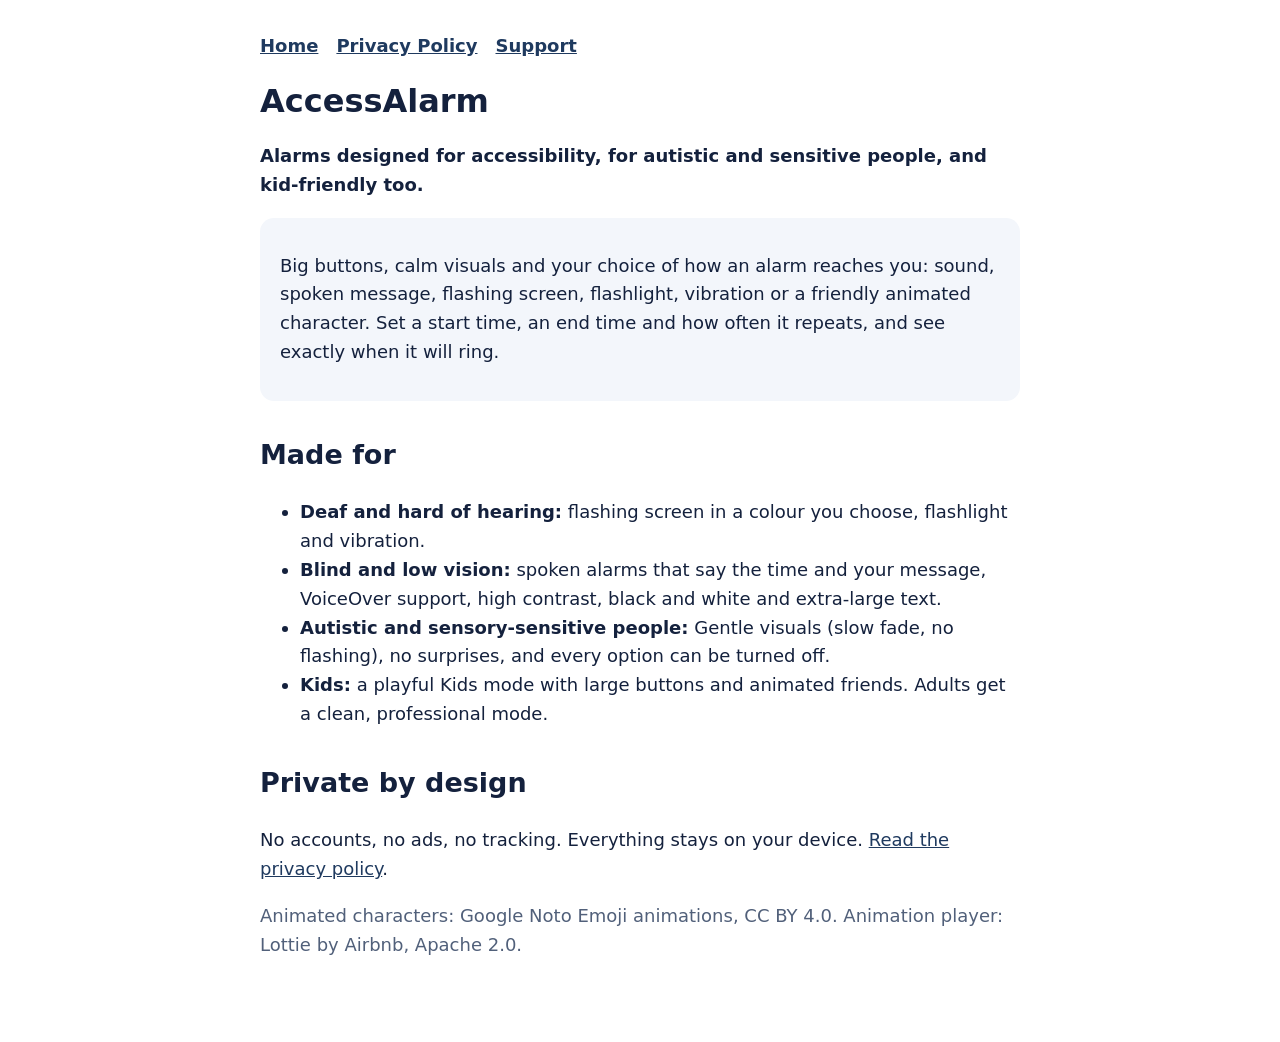
<file: index.html>
<!doctype html><html lang="en"><head><meta charset="utf-8"><meta name="viewport" content="width=device-width,initial-scale=1">
<title>AccessAlarm: accessible alarms for everyone</title><link rel="stylesheet" href="style.css"></head><body><main>
<nav><a href="index.html">Home</a><a href="privacy.html">Privacy Policy</a><a href="support.html">Support</a></nav>
<h1>AccessAlarm</h1>
<p><strong>Alarms designed for accessibility, for autistic and sensitive people, and kid-friendly too.</strong></p>
<div class="card"><p>Big buttons, calm visuals and your choice of how an alarm reaches you: sound, spoken message, flashing screen, flashlight, vibration or a friendly animated character. Set a start time, an end time and how often it repeats, and see exactly when it will ring.</p></div>
<h2>Made for</h2>
<ul>
<li><strong>Deaf and hard of hearing:</strong> flashing screen in a colour you choose, flashlight and vibration.</li>
<li><strong>Blind and low vision:</strong> spoken alarms that say the time and your message, VoiceOver support, high contrast, black and white and extra-large text.</li>
<li><strong>Autistic and sensory-sensitive people:</strong> Gentle visuals (slow fade, no flashing), no surprises, and every option can be turned off.</li>
<li><strong>Kids:</strong> a playful Kids mode with large buttons and animated friends. Adults get a clean, professional mode.</li>
</ul>
<h2>Private by design</h2>
<p>No accounts, no ads, no tracking. Everything stays on your device. <a href="privacy.html">Read the privacy policy</a>.</p>
<p class="muted">Animated characters: Google Noto Emoji animations, CC BY 4.0. Animation player: Lottie by Airbnb, Apache 2.0.</p>
</main></body></html>
</file>
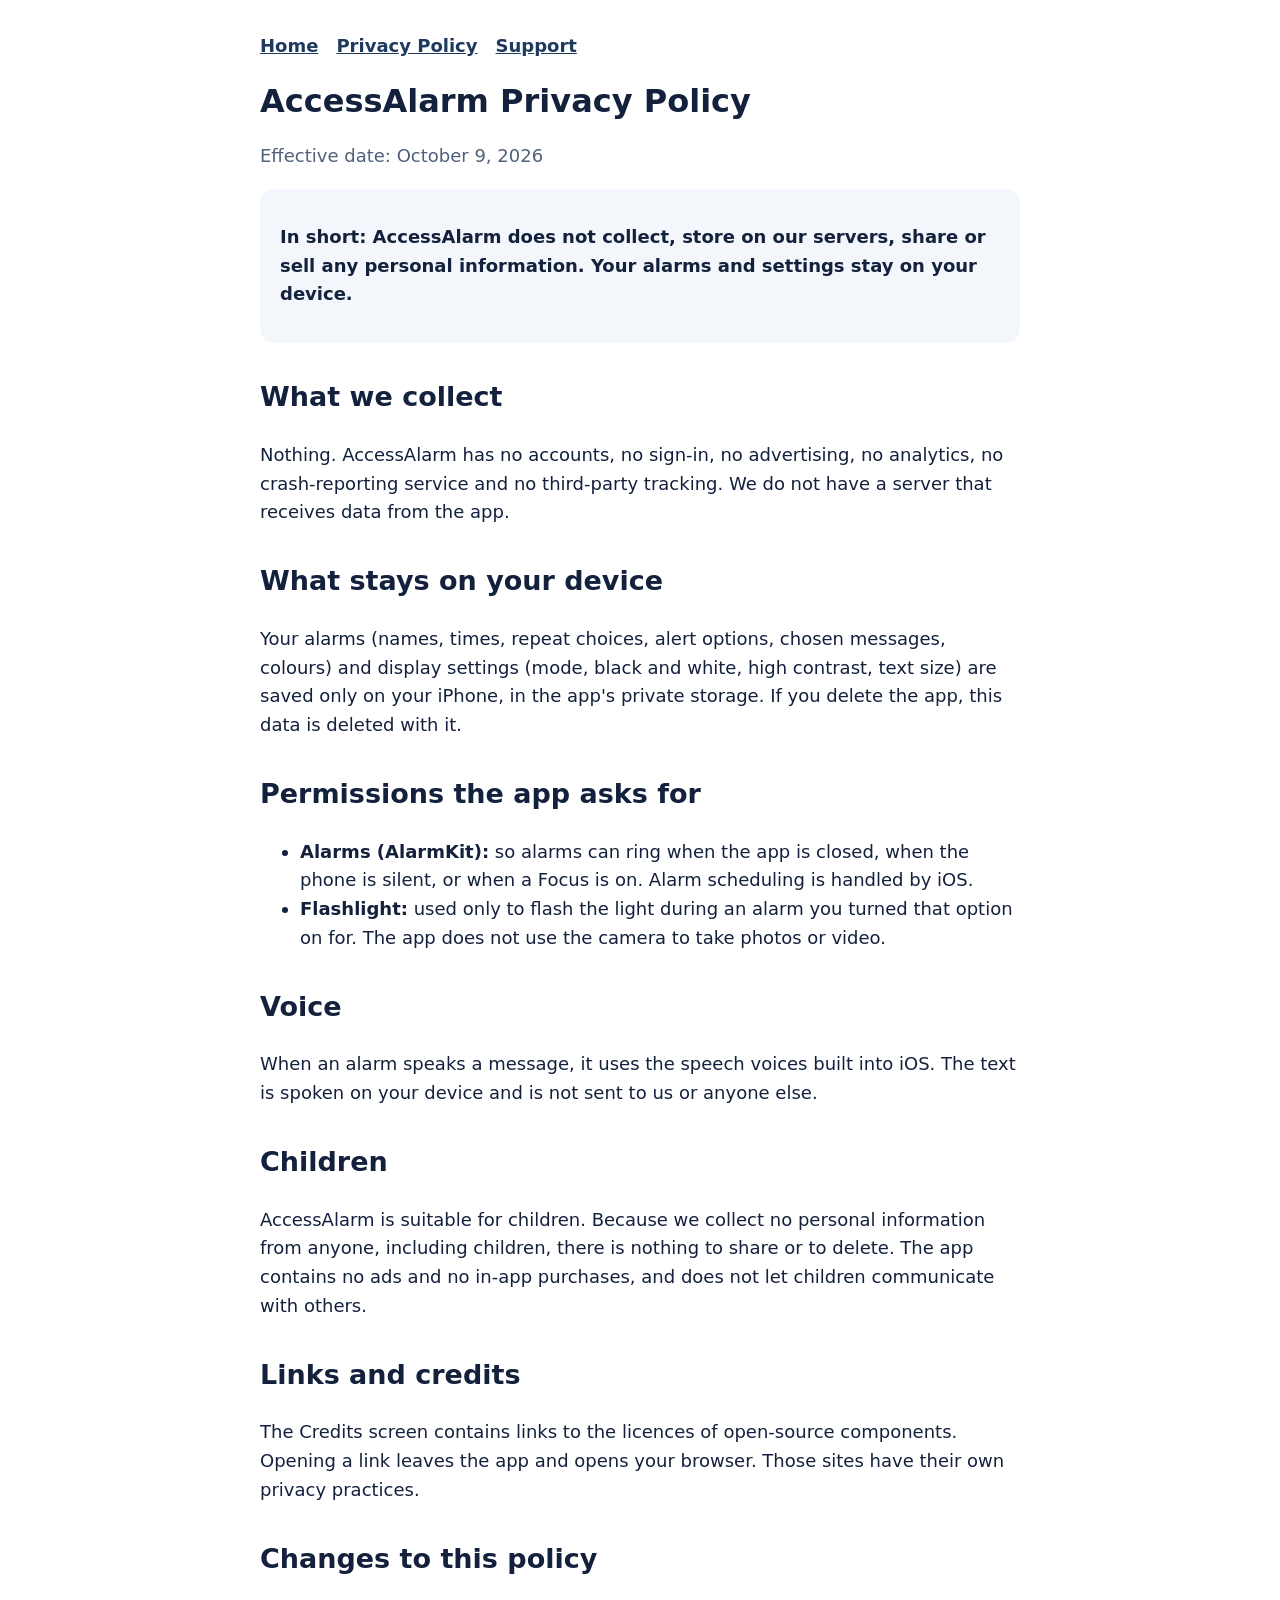
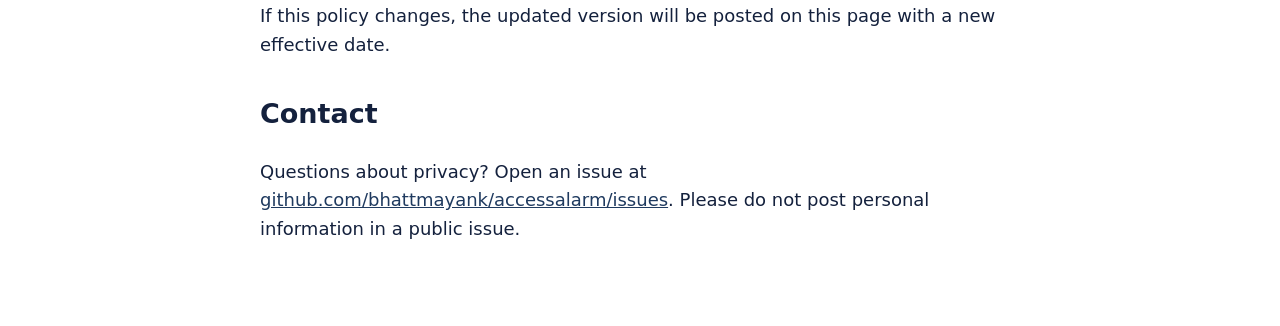
<file: privacy.html>
<!doctype html><html lang="en"><head><meta charset="utf-8"><meta name="viewport" content="width=device-width,initial-scale=1">
<title>AccessAlarm Privacy Policy</title><link rel="stylesheet" href="style.css"></head><body><main>
<nav><a href="index.html">Home</a><a href="privacy.html">Privacy Policy</a><a href="support.html">Support</a></nav>
<h1>AccessAlarm Privacy Policy</h1>
<p class="muted">Effective date: October 9, 2026</p>
<div class="card"><p><strong>In short: AccessAlarm does not collect, store on our servers, share or sell any personal information. Your alarms and settings stay on your device.</strong></p></div>
<h2>What we collect</h2>
<p>Nothing. AccessAlarm has no accounts, no sign-in, no advertising, no analytics, no crash-reporting service and no third-party tracking. We do not have a server that receives data from the app.</p>
<h2>What stays on your device</h2>
<p>Your alarms (names, times, repeat choices, alert options, chosen messages, colours) and display settings (mode, black and white, high contrast, text size) are saved only on your iPhone, in the app's private storage. If you delete the app, this data is deleted with it.</p>
<h2>Permissions the app asks for</h2>
<ul>
<li><strong>Alarms (AlarmKit):</strong> so alarms can ring when the app is closed, when the phone is silent, or when a Focus is on. Alarm scheduling is handled by iOS.</li>
<li><strong>Flashlight:</strong> used only to flash the light during an alarm you turned that option on for. The app does not use the camera to take photos or video.</li>
</ul>
<h2>Voice</h2>
<p>When an alarm speaks a message, it uses the speech voices built into iOS. The text is spoken on your device and is not sent to us or anyone else.</p>
<h2>Children</h2>
<p>AccessAlarm is suitable for children. Because we collect no personal information from anyone, including children, there is nothing to share or to delete. The app contains no ads and no in-app purchases, and does not let children communicate with others.</p>
<h2>Links and credits</h2>
<p>The Credits screen contains links to the licences of open-source components. Opening a link leaves the app and opens your browser. Those sites have their own privacy practices.</p>
<h2>Changes to this policy</h2>
<p>If this policy changes, the updated version will be posted on this page with a new effective date.</p>
<h2>Contact</h2>
<p>Questions about privacy? Open an issue at <a href="https://github.com/bhattmayank/accessalarm/issues">github.com/bhattmayank/accessalarm/issues</a>. Please do not post personal information in a public issue.</p>
</main></body></html>
</file>
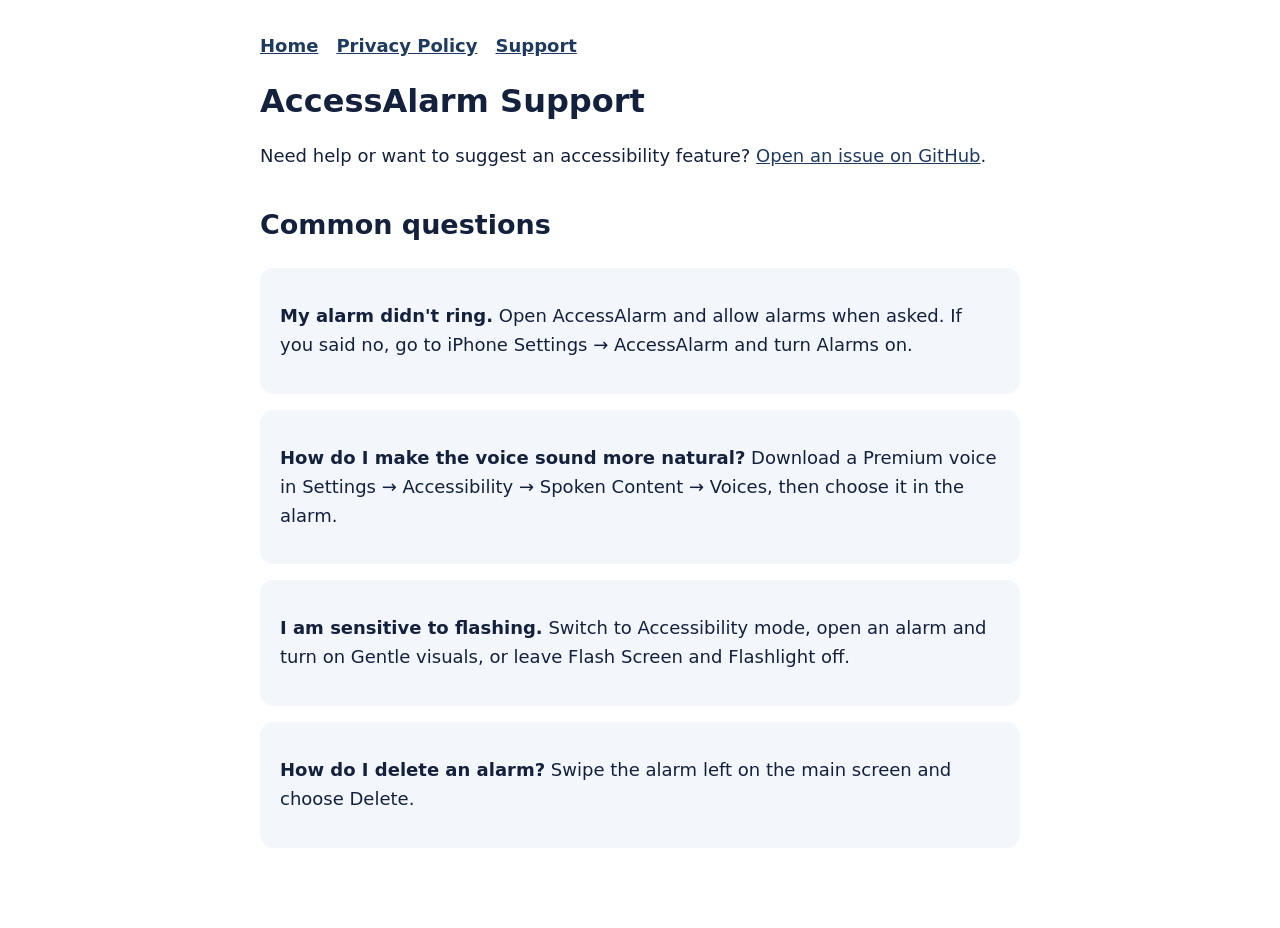
<file: support.html>
<!doctype html><html lang="en"><head><meta charset="utf-8"><meta name="viewport" content="width=device-width,initial-scale=1">
<title>AccessAlarm Support</title><link rel="stylesheet" href="style.css"></head><body><main>
<nav><a href="index.html">Home</a><a href="privacy.html">Privacy Policy</a><a href="support.html">Support</a></nav>
<h1>AccessAlarm Support</h1>
<p>Need help or want to suggest an accessibility feature? <a href="https://github.com/bhattmayank/accessalarm/issues">Open an issue on GitHub</a>.</p>
<h2>Common questions</h2>
<div class="card"><p><strong>My alarm didn't ring.</strong> Open AccessAlarm and allow alarms when asked. If you said no, go to iPhone Settings → AccessAlarm and turn Alarms on.</p></div>
<div class="card"><p><strong>How do I make the voice sound more natural?</strong> Download a Premium voice in Settings → Accessibility → Spoken Content → Voices, then choose it in the alarm.</p></div>
<div class="card"><p><strong>I am sensitive to flashing.</strong> Switch to Accessibility mode, open an alarm and turn on Gentle visuals, or leave Flash Screen and Flashlight off.</p></div>
<div class="card"><p><strong>How do I delete an alarm?</strong> Swipe the alarm left on the main screen and choose Delete.</p></div>
</main></body></html>
</file>
<file: style.css>
:root{--bg:#fff;--fg:#14213d;--muted:#51607a;--accent:#1f3a5f;--card:#f3f6fb}
@media (prefers-color-scheme:dark){:root{--bg:#0e1626;--fg:#eaf0fb;--muted:#a9b6cc;--accent:#8fb3e6;--card:#16233a}}
body{margin:0;background:var(--bg);color:var(--fg);font:18px/1.6 -apple-system,system-ui,"Segoe UI",Roboto,sans-serif}
main{max-width:760px;margin:0 auto;padding:32px 20px 64px}
h1{font-size:2rem;line-height:1.2}h2{margin-top:2rem}a{color:var(--accent)}
.card{background:var(--card);border-radius:14px;padding:16px 20px;margin:16px 0}
nav a{margin-right:18px;font-weight:600}.muted{color:var(--muted)}
</file>
